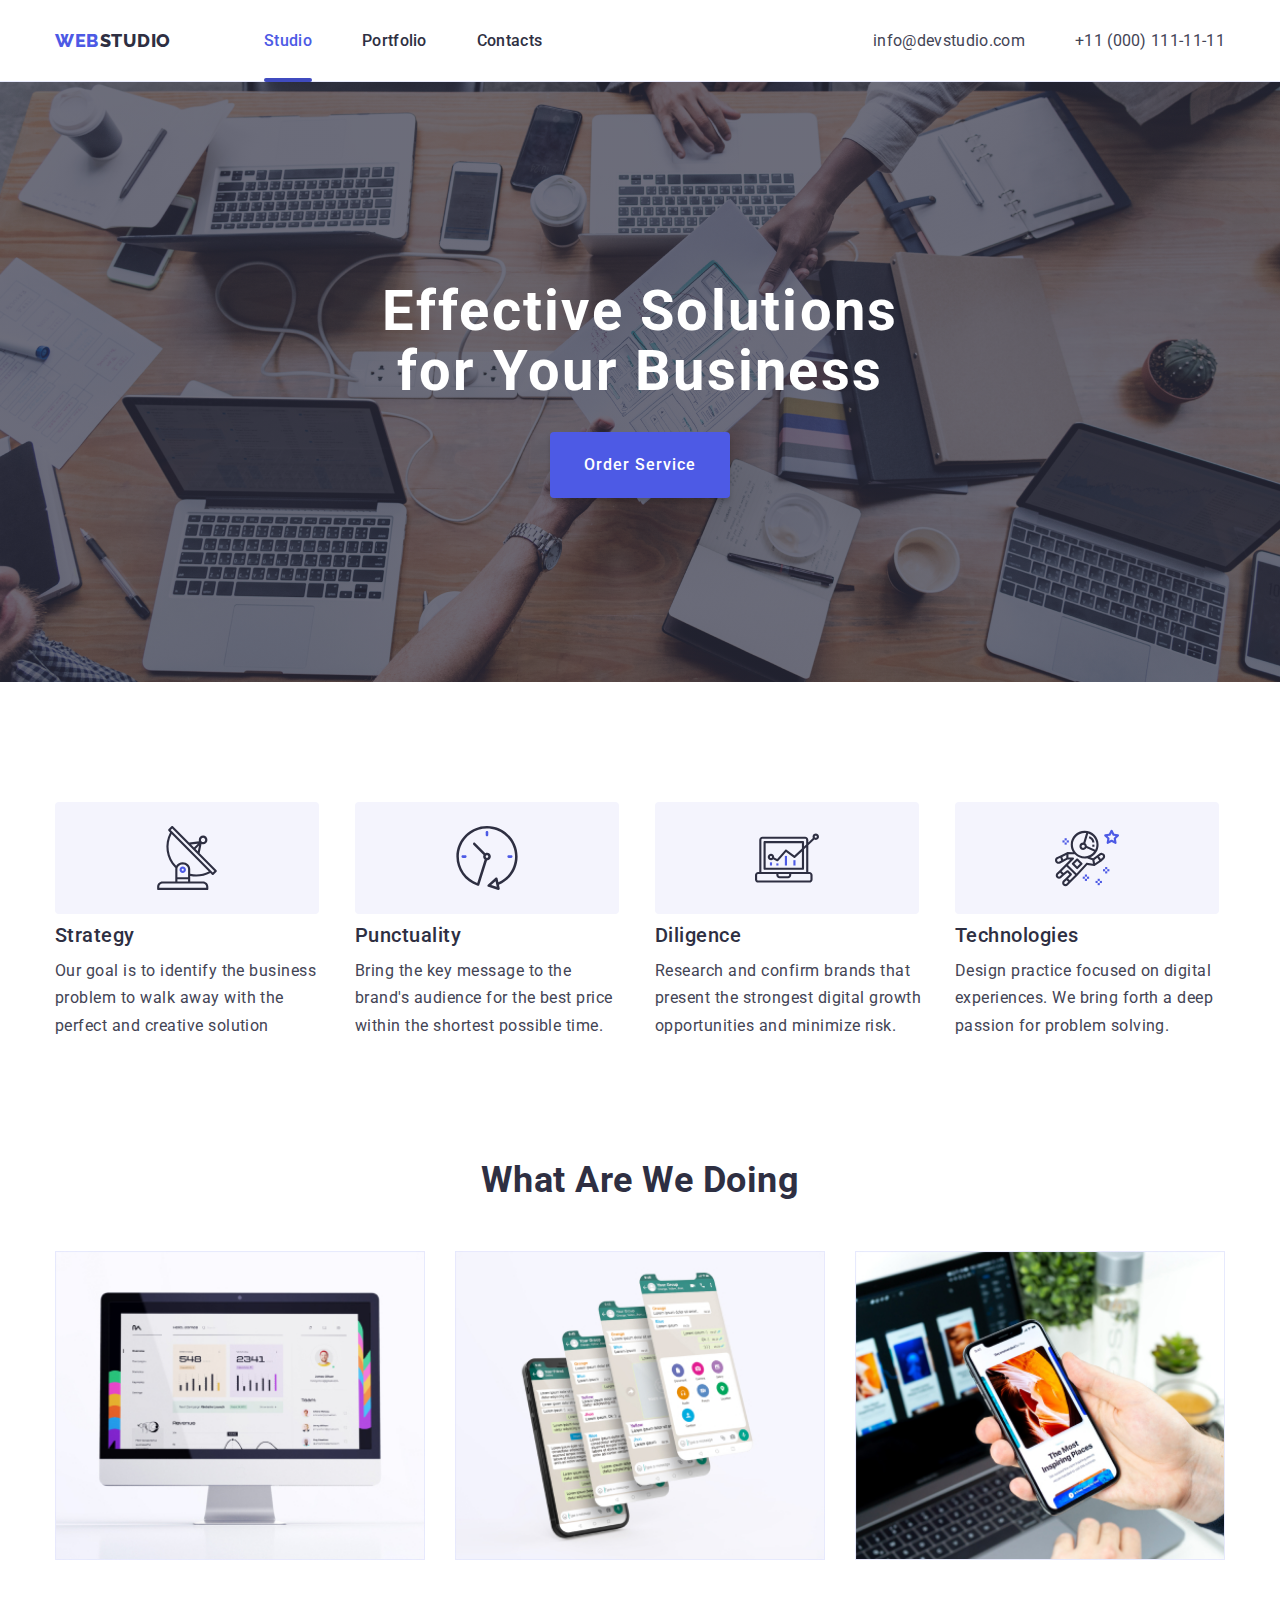
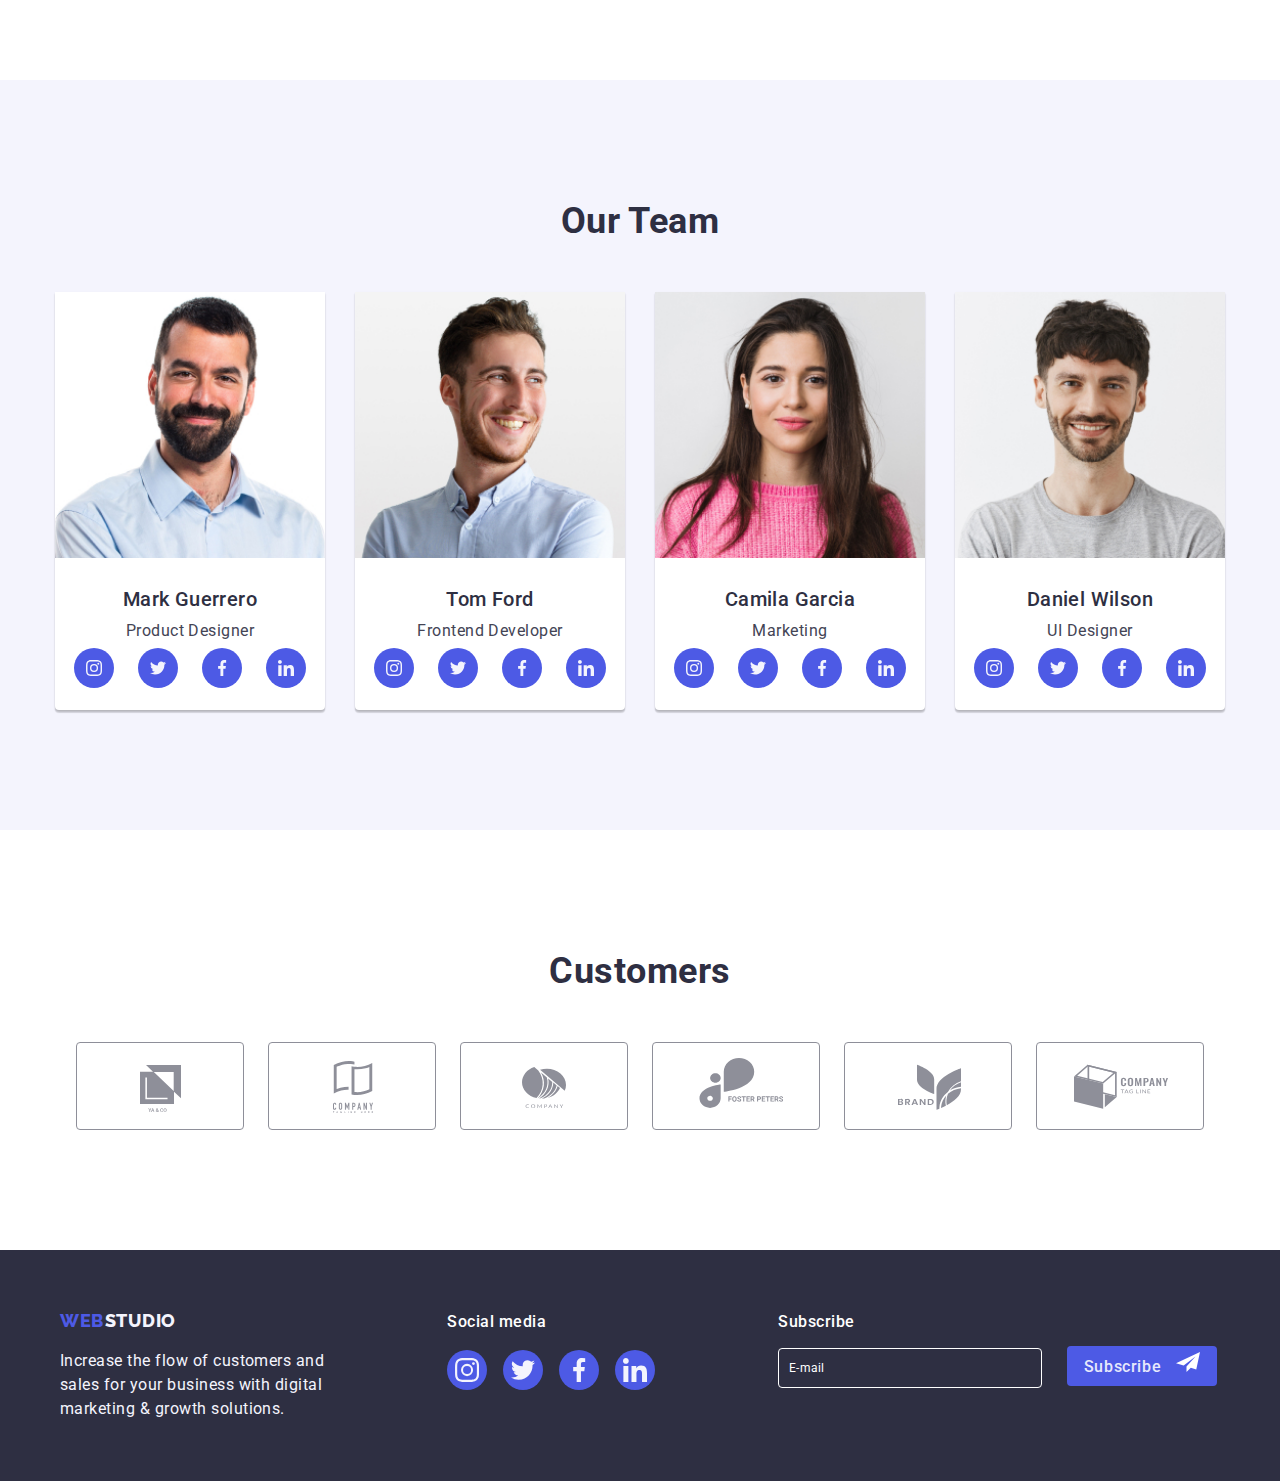
<file: index.html>
<!DOCTYPE html>
<html lang="en">
  <head>
    <meta charset="UTF-8" />
    <meta name="viewport" content="width=device-width, initial-scale=1.0" />
    <title>Studio</title>
    <link rel="preconnect" href="https://fonts.googleapis.com" />
    <link rel="preconnect" href="https://fonts.gstatic.com" crossorigin />
    <!-- AOS -->
    <link href="https://unpkg.com/aos@2.3.1/dist/aos.css" rel="stylesheet" />
    <link
      href="https://fonts.googleapis.com/css2?family=Raleway:wght@800&family=Roboto:wght@400;500;700;900&display=swap"
      rel="stylesheet"
    />
    <link
      rel="stylesheet"
      href="https://cdnjs.cloudflare.com/ajax/libs/modern-normalize/2.0.0/modern-normalize.min.css"
    />
    <link rel="stylesheet" href="css/styles.css" />
  </head>
  <body>
    <!--Header-->
    <header class="page-header">
      <!-- Navigation bar -->
      <div class="container menu">
        <nav class="navigation">
          <a class="logo-link" href="index.html">
            <span class="logo">WEB</span>
            <span class="studio">STUDIO</span></a
          >
          <ul class="nav-menu list">
            <li class="item">
              <a class="page current link" href="./index.html">Studio</a>
            </li>
            <li class="item">
              <a class="page link" href="./portfolio.html">Portfolio</a>
            </li>
            <li class="item">
              <a class="page link" href="">Contacts</a>
            </li>
          </ul>
        </nav>
        <ul class="contacts-menu list">
          <li class="item">
            <a class="contact link" href="mailto:info@devstudio.com"
              >info@devstudio.com</a
            >
          </li>
          <li class="item">
            <a class="contact link" href="tel:+110001111111"
              >+11 (000) 111-11-11</a
            >
          </li>
        </ul>
      </div>
      <!--End of Navigation bar-->
    </header>
    <!--end of Header-->

    <!--main-->
    <main>
      <!--Section 1-->
      <section class="hero">
        <div class="container">
          <h1 class="hero-title">Effective Solutions<br />for Your Business</h1>
          <button class="button primary" type="button" data-modal-open>
            Order Service
          </button>
        </div>
      </section>

      <!--Section 2-->
      <section class="section">
        <div class="container">
          <ul class="benefits list">
            <li class="item">
              <div class="icon">
                <svg class="antenna" width="64" height="64">
                  <use href="./images/icons.svg#antenna"></use>
                </svg>
              </div>
              <h3 class="title">Strategy</h3>
              <p class="description">
                Our goal is to identify the business<br />problem to walk away
                with the<br />
                perfect and creative solution
              </p>
            </li>

            <li class="item">
              <div class="icon">
                <svg class="clock" width="64" height="64">
                  <use href="./images/icons.svg#clock"></use>
                </svg>
              </div>
              <h3 class="title">Punctuality</h3>
              <p class="description">
                Bring the key message to the<br />
                brand's audience for the best price<br />
                within the shortest possible time.
              </p>
            </li>

            <li class="item">
              <div class="icon">
                <svg class="graph" width="64" height="64">
                  <use href="./images/icons.svg#graph"></use>
                </svg>
              </div>
              <h3 class="title">Diligence</h3>
              <p class="description">
                Research and confirm brands that<br />
                present the strongest digital growth<br />
                opportunities and minimize risk.
              </p>
            </li>

            <li class="item">
              <div class="icon">
                <svg class="astronaut" width="64" height="64">
                  <use href="./images/icons.svg#astronaut"></use>
                </svg>
              </div>
              <h3 class="title">Technologies</h3>
              <p class="description">
                Design practice focused on digital<br />
                experiences. We bring forth a deep<br />
                passion for problem solving.
              </p>
            </li>
          </ul>
        </div>
      </section>

      <!--Section 3-->
      <section class="section no-top-padding">
        <div class="container">
          <h2 class="section-title">What Are We Doing</h2>
          <ul class="what-we-do list">
            <li class="item">
              <img
                src="images/img-1.jpg"
                alt="img1"
                width="370"
                height="294"
                class="image"
              />
            </li>
            <li class="item">
              <img
                src="images/img-2.jpg"
                alt="img2"
                width="370"
                height="294"
                class="image"
              />
            </li>
            <li class="item">
              <img
                src="images/img-3.jpg"
                alt="img3"
                width="370"
                height="294"
                class="image"
              />
            </li>
          </ul>
        </div>
      </section>

      <!--Section 4-->
      <section class="section bg-team">
        <div class="container">
          <h2 class="section-title">Our Team</h2>
          <ul class="team list">
            <li class="item">
              <img
                src="images/team-1.jpg"
                alt="person1"
                width="270"
                height="260"
                class="image"
              />
              <h3 class="name">Mark Guerrero</h3>
              <p class="position">Product Designer</p>
              <ul class="social-team list">
                <li class="icon-item">
                  <a
                    href="https://www.instagram.com"
                    target="_blank"
                    rel=""
                    aria-label="Link in Instagram"
                    class="link"
                  >
                    <svg class="instagram" width="16" height="16">
                      <use href="./images/icons.svg#instagram"></use>
                    </svg>
                  </a>
                </li>
                <li class="icon-item">
                  <a
                    href="https://www.twitter.com"
                    target="_blank"
                    rel=""
                    aria-label="Link in Twitter"
                    class="link"
                  >
                    <svg class="twitter" width="16" height="16">
                      <use href="./images/icons.svg#twitter"></use>
                    </svg>
                  </a>
                </li>
                <li class="icon-item">
                  <a
                    href="https://www.facebook.com"
                    target="_blank"
                    rel=""
                    aria-label="Link in FaceBook"
                    class="link"
                  >
                    <svg class="facebook" width="16" height="16">
                      <use href="./images/icons.svg#facebook"></use>
                    </svg>
                  </a>
                </li>
                <li class="icon-item">
                  <a
                    href="https://www.linkedin.com"
                    target="_blank"
                    rel=""
                    aria-label="LinkedIn"
                    class="link"
                  >
                    <svg class="linkedin" width="16" height="16">
                      <use href="./images/icons.svg#linkedin"></use>
                    </svg>
                  </a>
                </li>
              </ul>
            </li>

            <li class="item">
              <img
                src="images/team-2.jpg"
                alt="person2"
                width="270"
                height="260"
                class="image"
              />
              <h3 class="name">Tom Ford</h3>
              <p class="position">Frontend Developer</p>

              <ul class="social-team list">
                <li class="icon-item">
                  <a href="" target="" rel="" aria-label="" class="link">
                    <svg class="instagram" width="16" height="16">
                      <use href="./images/icons.svg#instagram"></use>
                    </svg>
                  </a>
                </li>
                <li class="icon-item">
                  <a href="" target="" rel="" aria-label="" class="link">
                    <svg class="twitter" width="16" height="16">
                      <use href="./images/icons.svg#twitter"></use>
                    </svg>
                  </a>
                </li>
                <li class="icon-item">
                  <a href="" target="" rel="" aria-label="" class="link">
                    <svg class="facebook" width="16" height="16">
                      <use href="./images/icons.svg#facebook"></use>
                    </svg>
                  </a>
                </li>
                <li class="icon-item">
                  <a href="" target="" rel="" aria-label="" class="link">
                    <svg class="linkedin" width="16" height="16">
                      <use href="./images/icons.svg#linkedin"></use>
                    </svg>
                  </a>
                </li>
              </ul>
            </li>

            <li class="item">
              <img
                src="images/team-3.jpg"
                alt="person3"
                width="270"
                height="260"
                class="image"
              />
              <h3 class="name">Camila Garcia</h3>
              <p class="position">Marketing</p>

              <ul class="social-team list">
                <li class="icon-item">
                  <a href="" target="" rel="" aria-label="" class="link">
                    <svg class="instagram" width="16" height="16">
                      <use href="./images/icons.svg#instagram"></use>
                    </svg>
                  </a>
                </li>
                <li class="icon-item">
                  <a href="" target="" rel="" aria-label="" class="link">
                    <svg class="twitter" width="16" height="16">
                      <use href="./images/icons.svg#twitter"></use>
                    </svg>
                  </a>
                </li>
                <li class="icon-item">
                  <a href="" target="" rel="" aria-label="" class="link">
                    <svg class="facebook" width="16" height="16">
                      <use href="./images/icons.svg#facebook"></use>
                    </svg>
                  </a>
                </li>
                <li class="icon-item">
                  <a href="" target="" rel="" aria-label="" class="link">
                    <svg class="linkedin" width="16" height="16">
                      <use href="./images/icons.svg#linkedin"></use>
                    </svg>
                  </a>
                </li>
              </ul>
            </li>

            <li class="item">
              <img
                src="images/team-4.jpg"
                alt="person4"
                width="270"
                height="260"
                class="image"
              />
              <h3 class="name">Daniel Wilson</h3>
              <p class="position">UI Designer</p>

              <ul class="social-team list">
                <li class="icon-item">
                  <a href="" target="" rel="" aria-label="" class="link">
                    <svg class="instagram" width="16" height="16">
                      <use href="./images/icons.svg#instagram"></use>
                    </svg>
                  </a>
                </li>
                <li class="icon-item">
                  <a href="" target="" rel="" aria-label="" class="link">
                    <svg class="twitter" width="16" height="16">
                      <use href="./images/icons.svg#twitter"></use>
                    </svg>
                  </a>
                </li>
                <li class="icon-item">
                  <a href="" target="" rel="" aria-label="" class="link">
                    <svg class="facebook" width="16" height="16">
                      <use href="./images/icons.svg#facebook"></use>
                    </svg>
                  </a>
                </li>
                <li class="icon-item">
                  <a href="" target="" rel="" aria-label="" class="link">
                    <svg class="linkedin" width="16" height="16">
                      <use href="./images/icons.svg#linkedin"></use>
                    </svg>
                  </a>
                </li>
              </ul>
            </li>
          </ul>
        </div>
      </section>
      <!--Section 5-->
      <section class="section">
        <div class="container">
          <h2 class="section-title">Customers</h2>
          <ul class="partners list">
            <li class="item">
              <a href="" class="link" aria-label="Client 1">
                <svg class="icon" width="104" height="56">
                  <use href="./images/icons.svg#client-1"></use>
                </svg>
              </a>
            </li>
            <li class="item">
              <a href="" class="link" aria-label="Client 2">
                <svg class="icon" width="104" height="56">
                  <use href="./images/icons.svg#client-2"></use>
                </svg>
              </a>
            </li>
            <li class="item">
              <a href="" class="link" aria-label="Client 3">
                <svg class="icon" width="104" height="56">
                  <use href="./images/icons.svg#client-3"></use>
                </svg>
              </a>
            </li>
            <li class="item">
              <a href="" class="link" aria-label="Client 4">
                <svg class="icon" width="104" height="56">
                  <use href="./images/icons.svg#client-4"></use>
                </svg>
              </a>
            </li>
            <li class="item">
              <a href="" class="link" aria-label="Client 5">
                <svg class="icon" width="104" height="56">
                  <use href="./images/icons.svg#client-5"></use>
                </svg>
              </a>
            </li>
            <li class="item">
              <a href="" class="link" aria-label="Client 6">
                <svg class="icon" width="104" height="56">
                  <use href="./images/icons.svg#client-6"></use>
                </svg>
              </a>
            </li>
          </ul>
        </div>
      </section>
    </main>
    <!--end of main-->

    <!--Footer-->
    <footer class="page-footer">
      <div class="container">
        <!--Main Footer-->
        <div class="footer">
          <!--Footer 1-->
          <div class="footer-address">
            <a class="logo-link" href="#">
              <span class="logo">WEB</span>
              <span class="studio-footer">STUDIO</span></a
            >
            <p class="footer-description">
              Increase the flow of customers and<br />sales for your business
              with digital<br />
              marketing & growth solutions.
            </p>
          </div>

          <!--Footer 2-->
          <div class="footer-block">
            <b class="footer-heading">Social media</b>
            <ul class="social-footer list">
              <li class="icon-item">
                <a
                  href="https://www.instagram.com"
                  target="_blank"
                  rel=""
                  aria-label="Link in Instagram"
                  class="link"
                >
                  <svg class="icon" width="24" height="24">
                    <use href="./images/icons.svg#instagram"></use>
                  </svg>
                </a>
              </li>
              <li class="icon-item">
                <a
                  href="https://www.twitter.com"
                  target="_blank"
                  rel=""
                  aria-label="Link in Twitter"
                  class="link"
                >
                  <svg class="icon" width="24" height="24">
                    <use href="./images/icons.svg#twitter"></use>
                  </svg>
                </a>
              </li>
              <li class="icon-item">
                <a
                  href="https://www.facebook.com"
                  target="_blank"
                  rel=""
                  aria-label="Link in FaceBook"
                  class="link"
                >
                  <svg class="icon" width="24" height="24">
                    <use href="./images/icons.svg#facebook"></use>
                  </svg>
                </a>
              </li>
              <li class="icon-item">
                <a
                  href="https://www.linkedin.com"
                  target="_blank"
                  rel=""
                  aria-label="LinkedIn"
                  class="link"
                >
                  <svg class="icon" width="24" height="24">
                    <use href="./images/icons.svg#linkedin"></use>
                  </svg>
                </a>
              </li>
            </ul>
          </div>
          <!--Footer 3-->
          <div class="footer-newsletter">
            <b class="footer-heading">Subscribe</b>
            <form name="email_newsletter" autocomplete="on">
              <!-- E-mail -->
              <label class="form-newsletter">
                <span class="form-label">E-mail</span>
                <input
                  class="form-input-newsletter"
                  type="email"
                  name="user-email"
                  placeholder="E-mail"
                  required
                />
              </label>
              <button class="newsletter-button button" type="submit">
                <span class="newsletter-button-container">
                  Subscribe
                  <svg class="newsletter-icon" width="24" height="20">
                    <use href="./images/icons.svg#icon-newsletter"></use>
                  </svg>
                </span>
              </button>
            </form>
          </div>
        </div>
      </div>
    </footer>
    <!--end of Footer-->

    <!-- MODAL -->
    <div class="backdrop is-hidden" data-modal>
      <div class="modal">
        <button type="button" class="modal-close" data-modal-close>
          <svg class="modal-close-icon" width="8" height="8">
            <use href="./images/icons.svg#icon-close"></use>
          </svg>
        </button>
        <p class="modal-title">Leave your contacts and we will call you back</p>
        <form class="form-container" name="modal-form">
          <!--User Name -->
          <label class="form-field">
            <span class="form-label">Name</span>
            <input
              class="form-input"
              type="text"
              name="user-name"
              required
              minlength="5"
              maxlength="20"
            />
            <svg class="modal-user-icon" width="16" height="18">
              <use href="./images/icons.svg#icon-user"></use>
            </svg>
          </label>
          <!-- Tel -->
          <label class="form-field">
            <span class="form-label">Phone</span>
            <input class="form-input" type="tel" name="user-tel" required />
            <svg class="modal-user-icon" width="18" height="24">
              <use href="./images/icons.svg#icon-tel"></use>
            </svg>
          </label>
          <!-- E-mail -->
          <label class="form-field">
            <span class="form-label">E-mail</span>
            <input class="form-input" type="email" name="user-email" required />
            <svg class="modal-user-icon" width="18" height="24">
              <use href="./images/icons.svg#icon-email"></use>
            </svg>
          </label>
          <!-- Comment -->
          <label class="form-label-textarea">
            <span class="form-label">Comment</span>
            <textarea
              class="form-textarea"
              name="user-comment"
              rows="10"
              cols="50"
              placeholder="Text input"
            ></textarea>
          </label>
          <!-- Checkbox - Terms -->
          <label class="form-terms">
            <input
              type="checkbox"
              class="form-checkbox visually-hidden"
              name="user-terms"
            />
            <svg class="form-checkbox-icon" width="16" height="16">
              <use href="./images/icons.svg#icon-checkbox"></use>
            </svg>
            <span class="agree-text"
              >I accept the terms and conditions of the
              <a class="term-link" href="#">Privacy Policy</a></span
            >
          </label>
          <!--Form Button-->
          <button class="form-button button" type="submit">Send</button>
        </form>
      </div>
    </div>

    <!-- MODAL SCRIPT -->
    <script src="./js/modal.js"></script>
  </body>
</html>
</file>
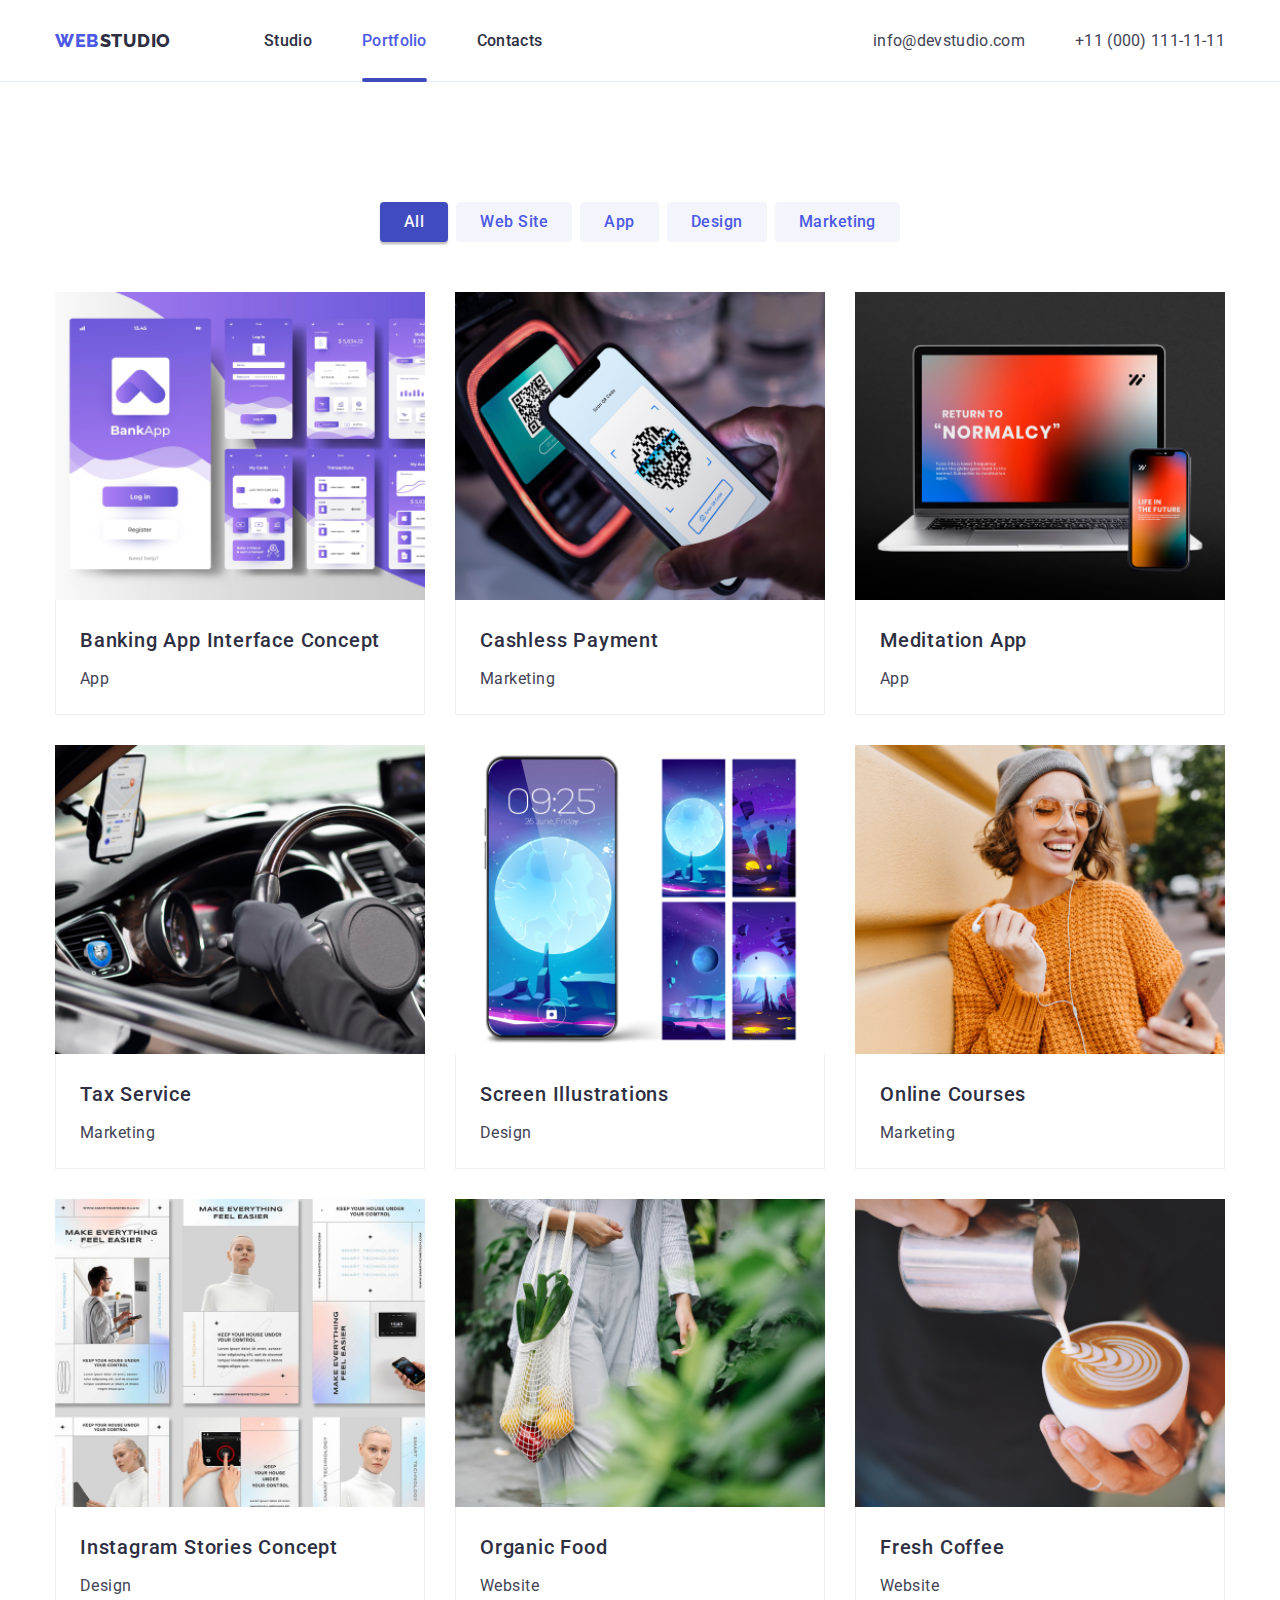
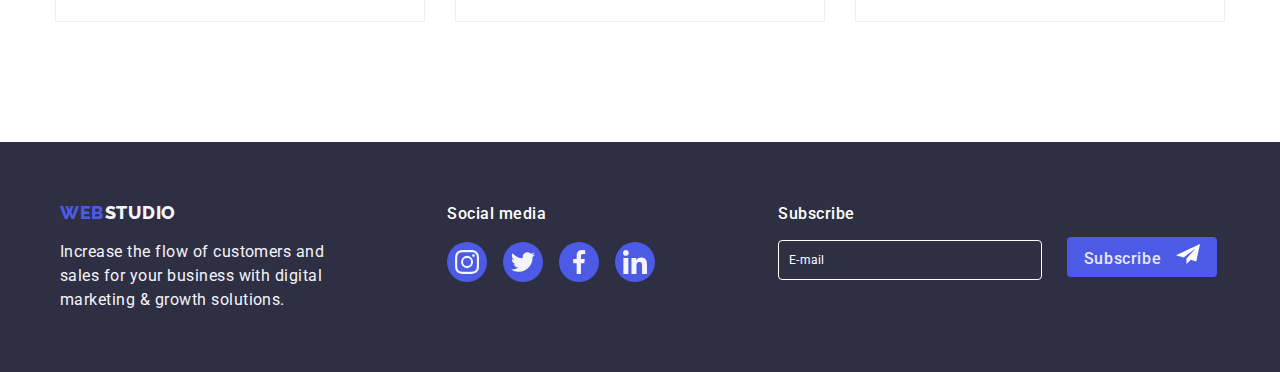
<file: portfolio.html>
<!DOCTYPE html>
<html lang="en">
  <head>
    <meta charset="UTF-8" />
    <meta name="viewport" content="width=device-width, initial-scale=1.0" />
    <title>Portfolio</title>
    <link rel="preconnect" href="https://fonts.googleapis.com" />
    <link rel="preconnect" href="https://fonts.gstatic.com" crossorigin />
    <link
      href="https://fonts.googleapis.com/css2?family=Raleway:wght@800&family=Roboto:wght@400;500;700;900&display=swap"
      rel="stylesheet"
    />
    <link
      rel="stylesheet"
      href="https://cdnjs.cloudflare.com/ajax/libs/modern-normalize/2.0.0/modern-normalize.min.css"
    />
    <link rel="stylesheet" href="css/styles.css" />
  </head>
  <body>
    <!--Header-->
    <header class="page-header">
      <!-- Navigation bar -->
      <div class="container menu">
        <nav class="navigation">
          <a class="logo-link" href="index.html">
            <span class="logo">WEB</span>
            <span class="studio">STUDIO</span></a
          >
          <ul class="nav-menu list">
            <li class="item">
              <a class="page link" href="./index.html">Studio</a>
            </li>
            <li class="item">
              <a class="page current link" href="./portfolio.html">Portfolio</a>
            </li>
            <li class="item">
              <a class="page link" href="">Contacts</a>
            </li>
          </ul>
        </nav>
        <ul class="contacts-menu list">
          <li class="item">
            <a class="contact link" href="mailto:info@devstudio.com"
              >info@devstudio.com</a
            >
          </li>
          <li class="item">
            <a class="contact link" href="tel:+110001111111"
              >+11 (000) 111-11-11</a
            >
          </li>
        </ul>
      </div>
      <!--End of Navigation bar-->
    </header>
    <!--end of Header-->

    <!--main-->
    <main>
      <!-- Section 1 - Buttons -->
      <section class="section">
        <div class="container">
          <ul class="filters list">
            <li class="space">
              <button class="button filter current" type="button">All</button>
            </li>
            <li class="space">
              <button class="button filter" type="button">Web Site</button>
            </li>
            <li class="space">
              <button class="button filter" type="button">App</button>
            </li>
            <li class="space">
              <button class="button filter" type="button">Design</button>
            </li>
            <li class="space">
              <button class="button filter" type="button">Marketing</button>
            </li>
          </ul>

          <!--Section 2-->
          <ul class="projects list">
            <!-- Image 0 -->
            <li class="project-card">
              <a href="" class="project link">
                <div class="cover-wrap">
                  <img
                    src="images/port-img.jpg"
                    alt="portimg1"
                    width="370"
                    height="294"
                    class="image"
                  />
                  <p class="cover-text">
                    Lorem ipsum dolor sit amet consectetur adipisicing elit.
                    Saepe nesciunt tempore ipsam sapiente mollitia hic illum
                    voluptas fuga, sed temporibus dolores, molestias
                    necessitatibus recusandae, dolorum consequatur similique
                    veniam voluptate sunt.
                  </p>
                </div>
                <div class="substrate">
                  <h2 class="name">Banking App Interface Concept</h2>
                  <p class="type">App</p>
                </div>
              </a>
            </li>
            <!-- Image 1 -->
            <li class="project-card">
              <a href="" class="project link">
                <div class="cover-wrap">
                  <img
                    src="images/port-img-2.jpg"
                    alt="portimg2"
                    width="370"
                    height="294"
                    class="image"
                  />
                  <p class="cover-text">
                    Lorem ipsum dolor sit amet consectetur adipisicing elit.
                    Saepe nesciunt tempore ipsam sapiente mollitia hic illum
                    voluptas fuga, sed temporibus dolores, molestias
                    necessitatibus recusandae, dolorum consequatur similique
                    veniam voluptate sunt.
                  </p>
                </div>
                <div class="substrate">
                  <h2 class="name">Cashless Payment</h2>
                  <p class="type">Marketing</p>
                </div>
              </a>
            </li>
            <!-- Image 2 -->
            <li class="project-card">
              <a href="" class="project link">
                <div class="cover-wrap">
                  <img
                    src="images/port-img-3.jpg"
                    alt="portimg3"
                    width="370"
                    height="294"
                    class="image"
                  />
                  <p class="cover-text">
                    Lorem ipsum dolor sit amet consectetur adipisicing elit.
                    Saepe nesciunt tempore ipsam sapiente mollitia hic illum
                    voluptas fuga, sed temporibus dolores, molestias
                    necessitatibus recusandae, dolorum consequatur similique
                    veniam voluptate sunt.
                  </p>
                </div>
                <div class="substrate">
                  <h2 class="name">Meditation App</h2>
                  <p class="type">App</p>
                </div>
              </a>
            </li>
            <!-- Image 3 -->
            <li class="project-card">
              <a href="" class="project link">
                <div class="cover-wrap">
                  <img
                    src="images/port-img-4.jpg"
                    alt="portimg4"
                    width="370"
                    height="294"
                    class="image"
                  />
                  <p class="cover-text">
                    Lorem ipsum dolor sit amet consectetur adipisicing elit.
                    Saepe nesciunt tempore ipsam sapiente mollitia hic illum
                    voluptas fuga, sed temporibus dolores, molestias
                    necessitatibus recusandae, dolorum consequatur similique
                    veniam voluptate sunt.
                  </p>
                </div>
                <div class="substrate">
                  <h2 class="name">Tax Service</h2>
                  <p class="type">Marketing</p>
                </div>
              </a>
            </li>
            <!-- Image 4 -->
            <li class="project-card">
              <a href="" class="project link">
                <div class="cover-wrap">
                  <img
                    src="images/port-img-5.jpg"
                    alt="portimg5"
                    width="370"
                    height="294"
                    class="image"
                  />
                  <p class="cover-text">
                    Lorem ipsum dolor sit amet consectetur adipisicing elit.
                    Saepe nesciunt tempore ipsam sapiente mollitia hic illum
                    voluptas fuga, sed temporibus dolores, molestias
                    necessitatibus recusandae, dolorum consequatur similique
                    veniam voluptate sunt.
                  </p>
                </div>
                <div class="substrate">
                  <h2 class="name">Screen Illustrations</h2>
                  <p class="type">Design</p>
                </div>
              </a>
            </li>
            <!-- Image 5 -->
            <li class="project-card">
              <a href="" class="project link">
                <div class="cover-wrap">
                  <img
                    src="images/port-img-6.jpg"
                    alt="portimg6"
                    width="370"
                    height="294"
                    class="image"
                  />
                  <p class="cover-text">
                    Lorem ipsum dolor sit amet consectetur adipisicing elit.
                    Saepe nesciunt tempore ipsam sapiente mollitia hic illum
                    voluptas fuga, sed temporibus dolores, molestias
                    necessitatibus recusandae, dolorum consequatur similique
                    veniam voluptate sunt.
                  </p>
                </div>
                <div class="substrate">
                  <h2 class="name">Online Courses</h2>
                  <p class="type">Marketing</p>
                </div>
              </a>
            </li>
            <!-- Image 6 -->
            <li class="project-card">
              <a href="" class="project link">
                <div class="cover-wrap">
                  <img
                    src="images/port-img-7.jpg"
                    alt="portimg7"
                    width="370"
                    height="294"
                    class="image"
                  />
                  <p class="cover-text">
                    Lorem ipsum dolor sit amet consectetur adipisicing elit.
                    Saepe nesciunt tempore ipsam sapiente mollitia hic illum
                    voluptas fuga, sed temporibus dolores, molestias
                    necessitatibus recusandae, dolorum consequatur similique
                    veniam voluptate sunt.
                  </p>
                </div>
                <div class="substrate">
                  <h2 class="name">Instagram Stories Concept</h2>
                  <p class="type">Design</p>
                </div>
              </a>
            </li>
            <!-- Image 7 -->
            <li class="project-card">
              <a href="" class="project link">
                <div class="cover-wrap">
                  <img
                    src="images/port-img-8.jpg"
                    alt="portimg8"
                    width="370"
                    height="294"
                    class="image"
                  />
                  <p class="cover-text">
                    Lorem ipsum dolor sit amet consectetur adipisicing elit.
                    Saepe nesciunt tempore ipsam sapiente mollitia hic illum
                    voluptas fuga, sed temporibus dolores, molestias
                    necessitatibus recusandae, dolorum consequatur similique
                    veniam voluptate sunt.
                  </p>
                </div>
                <div class="substrate">
                  <h2 class="name">Organic Food</h2>
                  <p class="type">Website</p>
                </div>
              </a>
            </li>
            <!-- Image 8 -->
            <li class="project-card">
              <a href="" class="project link">
                <div class="cover-wrap">
                  <img
                    src="images/port-img-9.jpg"
                    alt="portimg9"
                    width="370"
                    height="294"
                    class="image"
                  />
                  <p class="cover-text">
                    Lorem ipsum dolor sit amet consectetur adipisicing elit.
                    Saepe nesciunt tempore ipsam sapiente mollitia hic illum
                    voluptas fuga, sed temporibus dolores, molestias
                    necessitatibus recusandae, dolorum consequatur similique
                    veniam voluptate sunt.
                  </p>
                </div>
                <div class="substrate">
                  <h2 class="name">Fresh Coffee</h2>
                  <p class="type">Website</p>
                </div>
              </a>
            </li>
          </ul>
        </div>
      </section>
    </main>
    <!--end of main-->

    <!--Footer-->
    <footer class="page-footer">
      <div class="container">
        <!--Main Footer-->
        <div class="footer">
          <!--Footer 1-->
          <div class="footer-address">
            <a class="logo-link" href="#">
              <span class="logo">WEB</span>
              <span class="studio-footer">STUDIO</span></a
            >
            <p class="footer-description">
              Increase the flow of customers and<br />sales for your business
              with digital<br />
              marketing & growth solutions.
            </p>
          </div>

          <!--Footer 2-->
          <div class="footer-block">
            <b class="footer-heading">Social media</b>
            <ul class="social-footer list">
              <li class="icon-item">
                <a
                  href="https://www.instagram.com"
                  target="_blank"
                  rel=""
                  aria-label="Link in Instagram"
                  class="link"
                >
                  <svg class="icon" width="24" height="24">
                    <use href="./images/icons.svg#instagram"></use>
                  </svg>
                </a>
              </li>
              <li class="icon-item">
                <a
                  href="https://www.twitter.com"
                  target="_blank"
                  rel=""
                  aria-label="Link in Twitter"
                  class="link"
                >
                  <svg class="icon" width="24" height="24">
                    <use href="./images/icons.svg#twitter"></use>
                  </svg>
                </a>
              </li>
              <li class="icon-item">
                <a
                  href="https://www.facebook.com"
                  target="_blank"
                  rel=""
                  aria-label="Link in FaceBook"
                  class="link"
                >
                  <svg class="icon" width="24" height="24">
                    <use href="./images/icons.svg#facebook"></use>
                  </svg>
                </a>
              </li>
              <li class="icon-item">
                <a
                  href="https://www.linkedin.com"
                  target="_blank"
                  rel=""
                  aria-label="LinkedIn"
                  class="link"
                >
                  <svg class="icon" width="24" height="24">
                    <use href="./images/icons.svg#linkedin"></use>
                  </svg>
                </a>
              </li>
            </ul>
          </div>
          <!--Footer 3-->
          <div class="footer-newsletter">
            <b class="footer-heading">Subscribe</b>
            <form name="email_newsletter" autocomplete="on">
              <!-- E-mail -->
              <label class="form-newsletter">
                <span class="form-label">E-mail</span>
                <input
                  class="form-input-newsletter"
                  type="email"
                  name="user-email"
                  placeholder="E-mail"
                  required
                />
              </label>
              <button class="newsletter-button button" type="submit">
                <span class="newsletter-button-container">
                  Subscribe
                  <svg class="newsletter-icon" width="24" height="20">
                    <use href="./images/icons.svg#icon-newsletter"></use>
                  </svg>
                </span>
              </button>
            </form>
          </div>
        </div>
      </div>
    </footer>
    <!--end of Footer-->
  </body>
</html>
</file>
<file: css/styles.css>
:root {
  --iris: #4d5ae5;
  --navyblue: #2e2f42;
  --cloud: #f4f4fd;
  --cornflower: #e7e9fc;
  --ocean: #404bbf;
  --slate: #434455;
  --white: #fff;
  --green: #31d0aa;
  --lightslate: #8e8f99;
  --dairy: #fcfcfc;
}

html {
  font-size: 32px;
}

h1,
h2,
h3,
h4,
h5,
h6,
p {
  margin: 0;
}

html {
  box-sizing: border-box;
}

*,
*::before,
*::after {
  box-sizing: inherit;
}

img {
  display: block;
  max-width: 100%;
  height: auto;
}

body {
  font-family: "Roboto", sans-serif;
  font-size: 16px;
  letter-spacing: 0.03em;
  color: var(--slate);
}

.list {
  list-style: none;
  margin: 0;
  padding: 0;
}

.link {
  text-decoration: none;
  color: inherit;
}

/* HEADER */

.logo-link {
  font-family: "Raleway", sans-serif;
  font-size: 0;
  font-weight: 800;
  text-decoration: none;
}

.logo-link > span {
  font-size: 18px;
  line-height: 1.17;
  letter-spacing: 0.04em;
}

.logo,
.studio {
  display: inline-block;
}

.logo {
  color: var(--iris);
}

.page-header {
  border-bottom: 1px solid var(--cornflower);
}

.page {
  position: relative;
}

.page::after {
  content: "";
  position: absolute;
  left: 0;
  width: 0;
  height: 4px;
  border: 2px solid transparent;
  border-radius: 4px;
  bottom: -1px;
  transition: width 250ms ease-in-out, background-color 250ms ease-in-out;
}

.page.current::after {
  width: 100%;
  background-color: var(--ocean);
  border: 2px solid var(--ocean);
}

.page:hover::after,
.page:focus::after {
  border: 2px solid var(--ocean);
  width: 100%;
  background-color: var(--ocean);
}

/* END OF HEADER */

.button {
  font-family: inherit;
  border-radius: 4px;
  border-color: transparent;
  cursor: pointer;
  font-size: 16px;
  letter-spacing: 0.03em;
  transition: background-color 250ms ease-in-out, color 250ms ease-in-out,
    box-shadow 250ms ease-in-out;
}

.button.primary {
  color: var(--white);
  background-color: var(--iris);
  line-height: 1.87;
  font-weight: 500;
  letter-spacing: 0.06em;
  padding: 16px 32px;
  box-shadow: 0px 4px 4px rgba(0, 0, 0, 0.15);
}

.button.primary:hover,
.button.primary:focus {
  background-color: var(--ocean);
  box-shadow: 0px 3px 1px rgba(0, 0, 0, 0.1), 0px 1px 2px rgba(0, 0, 0, 0.08),
    0px 2px 2px rgba(0, 0, 0, 0.12);
  transition: background-color 250ms ease-in-out, color 250ms ease-in-out,
    box-shadow 250ms ease-in-out;
}

.section {
  padding: 120px 0;
}

.section.no-top-padding {
  padding-top: 0;
}

.container {
  width: 1200px;
  padding: 0 15px;
  margin: 0 auto;
}

.menu,
.navigation,
.nav-menu,
.contacts-menu {
  display: flex;
  align-items: center;
}

.section-title {
  font-size: 36px;
  line-height: 1.17;
  color: var(--navyblue);
  text-align: center;
  font-weight: 700;
  margin-bottom: 50px;
}

.benefits {
  display: flex;
  flex-wrap: wrap;
  margin-left: -30px;
  margin-top: -30px;
}

.benefits .item {
  flex-basis: calc(100% / 4 - 30px);
  margin-left: 30px;
  margin-top: 30px;
}

.benefits .title {
  font-size: 20px;
  font-weight: 500;
  color: var(--navyblue);
  line-height: 1.14;
  margin-bottom: 10px;
  margin-top: 10px;
}

.benefits .description {
  color: var(--slate);
  line-height: 1.71;
  font-size: 16px;
  font-weight: 400;
}

/*.icon-container*/
.benefits .icon {
  display: flex;
  justify-content: center;
  align-items: center;
  background-color: var(--cornflower);
  width: 264px;
  height: 112px;
  margin-bottom: 8px;
  border-radius: 4px;
  background: var(--cloud, #f4f4fd);
}

.instagram,
.linkedin,
.twitter,
.facebook {
  fill: var(--cloud);
}

.what-we-do {
  display: flex;
  flex-wrap: wrap;
  margin-left: -30px;
  margin-top: -30px;
}

.what-we-do .item {
  flex-basis: calc(100% / 3 - 30px);
  margin-left: 30px;
  margin-top: 30px;
}

.team {
  display: flex;
  flex-wrap: wrap;
  margin-left: -30px;
  margin-top: -30px;
}

.team .item {
  flex-basis: calc(100% / 4 - 30px);
  margin-left: 30px;
  margin-top: 30px;
  padding-bottom: 30px;
  background-color: var(--white);
  border-radius: 0px 0px 4px 4px;
  box-shadow: 0px 3px 1px rgba(0, 0, 0, 0.1), 0px 1px 2px rgba(0, 0, 0, 0.08),
    0px 2px 2px rgba(0, 0, 0, 0.12);
}

.social-team {
  gap: 24px;
  display: flex;
  justify-content: center;
}

.social-team .link {
  display: flex;
  justify-content: center;
  align-items: center;
  margin-top: 8px;
  background-color: var(--iris);
  width: 40px;
  height: 40px;
  border-radius: 50%;
  color: #f4f4fd;
}

.icon-item {
  width: 40px;
  height: 40px;
}

.icon-item .link {
  display: flex;
  justify-content: center;
  align-items: center;
  margin-top: 8px;
  background-color: var(--iris);
  width: 100%;
  height: 100%;
  border-radius: 50%;
  color: #f4f4fd;
  fill: currentColor;
  transition: background-color 250ms ease-in-out;
}

.social-team .icon-item .link:hover,
.social-team .icon-item .link:focus {
  background-color: var(--ocean);
}

.studio {
  color: var(--navyblue);
}

.contacts-menu {
  margin-left: auto;
}

.hero {
  background-image: linear-gradient(
      180deg,
      rgba(46, 47, 66, 0.7),
      rgba(46, 47, 66, 0.7)
    ),
    url("../images/hero-bg.jpg");
  background-repeat: no-repeat;
  background-position: center;
  background-size: cover;
  padding: 200px 0;
  text-align: center;
  height: 600px;
}

.nav-menu .page,
.contacts-menu .contact {
  font-weight: 500;
  color: var(--navyblue);
  text-decoration: none;
  line-height: 1.14;
  letter-spacing: 0.02em;
  display: block;
  padding-top: 32px;
  padding-bottom: 31px;
  transition: color 250ms ease-in-out;
}

.contacts-menu .contact {
  color: var(--slate);
  text-decoration: none;
  font-weight: 400;
  line-height: 1.14;
  letter-spacing: 0.02em;
}

.nav-menu {
  margin-left: 93px;
}

.contact-menu {
  margin-left: auto;
}

.nav-menu .item:not(:last-child),
.contacts-menu .item:not(:last-child) {
  margin-right: 50px;
}

.nav-menu .page:hover,
.nav-menu .page:focus,
.nav-menu .page.current,
.contacts-menu .contact:hover,
.contacts-menu .contact:focus {
  color: var(--iris);
}

.hero-title {
  font-size: 56px;
  text-align: center;
  line-height: 1.07;
  letter-spacing: 0.04em;
  color: var(--white);
  margin-bottom: 30px;
}

.bg-team {
  background-color: var(--cloud);
}

.team .name,
.team .position {
  line-height: 1.19;
  text-align: center;
}

.team .name {
  font-size: 20px;
  font-weight: 500;
  letter-spacing: 0.02em;
  color: var(--navyblue);
  padding-top: 30px;
  padding-bottom: 10px;
}

.team .position {
  color: var(--slate);
  font-size: 16px;
  font-weight: 400;
}

.section-customers > .container {
  margin-top: 100px;
  align-items: center;
  justify-content: center;
  width: 1128px;
  height: 200px;
}

.partners .item {
  width: 168px;
  height: 88px;
}

.partners .link {
  display: flex;
  width: 100%;
  height: 100%;
  border: 1px solid var(--lightslate);
  border-radius: 4px;
  justify-content: center;
  align-items: center;
  color: var(--lightslate);
  transition: color 250ms ease-in-out, border-color 250ms ease-in-out;
}

.partners .item .icon {
  fill: currentColor;
}

.partners .link:hover,
.partners .link:focus {
  color: var(--ocean);
  border-color: var(--ocean);
}

.partners {
  display: flex;
  align-items: center;
  justify-content: center;
  gap: 24px;
}

/* FOOTER */

.footer {
  display: flex;
  flex-wrap: wrap;
  margin-top: -12px;
  margin-left: -50px;
  align-items: baseline;
}

.footer-address {
  margin-top: 12px;
  margin-left: 25px;
}

.footer-block {
  margin-top: 12px;
  margin-left: 123px;
}

.footer-newsletter {
  margin-left: 123px;
}

.email {
  border-radius: 4px;
  border: 1px solid var(--white, #fff);
  box-shadow: 0px 4px 4px 0px rgba(0, 0, 0, 0.15);
  text-decoration: none;
}

.footer-heading {
  line-height: 1.17;
  color: var(--white);
  font-weight: 500;
}

.page-footer {
  padding: 60px 0 60px 60px;
  background-color: var(--navyblue);
}

.studio-footer {
  color: var(--cloud);
}

.logo-link.footer {
  margin-bottom: 20px;
}

.footer-description {
  color: var(--cloud);
  font-size: 16px;
  font-weight: 400;
  line-height: 1.5;
  padding-top: 17px;
}

.social-footer {
  gap: 16px;
  padding-top: 10px;
  display: flex;
  justify-content: flex-start;
}

.social-footer .link:hover,
.social-footer .link:focus {
  background-color: var(--green);
}

.newsletter-button {
  background-color: var(--iris);
  color: var(--cornflower);
  font-weight: 500;
  line-height: 24px;
  letter-spacing: 0.64px;
  margin: 0 auto;
  width: 150px;
  height: 40px;
  transition: background-color 250ms cubic-bezier(0.4, 0, 0.2, 1);
}

.newsletter-button:hover,
.newsletter-button:focus {
  background-color: var(--ocean);
}

.form-newsletter {
  display: inline-block;
}

.form-input-newsletter {
  background: transparent;
  margin-top: 16px;
  margin-right: 20px;
  font-size: 12px;
  outline: none;
  height: 40px;
  width: 264px;
  padding: 11px 16px 11px 10px;
  border: 1px solid white;
  border-radius: 4px;
  line-height: 0.87px;
  letter-spacing: 0.01em;
  color: var(--cloud);
  transition: border-color 250ms cubic-bezier(0.4, 0, 0.2, 1);
}

.newsletter-icon {
  fill: var(--white);
  margin-left: 10px;
}

.newsletter-icon-container {
  position: absolute;
  justify-content: center;
  text-align: center;
}

.form-input-newsletter::placeholder {
  color: white;
}

/* End of FOOTER */

/* PORTFOLIO - Button Filters */
.button.filter {
  background: var(--cloud);
  color: var(--iris);
  font-weight: 500;
  line-height: 1.62;
  padding: 5px 22px;
}

.button.filter:hover,
.button.filter:focus,
.button.filter.current {
  background-color: var(--ocean);
  color: var(--cloud);
  box-shadow: 0px 3px 1px rgba(0, 0, 0, 0.1), 0px 1px 2px rgba(0, 0, 0, 0.08),
    0px 2px 2px rgba(0, 0, 0, 0.12);
}

.filters {
  display: flex;
  justify-content: center;
  margin-bottom: 50px;
}

.filters .space + .space {
  margin-left: 8px;
}
/*End of Button Filters */

/* PORTFOLIO - Project */

.project .name {
  font-size: 20px;
  font-weight: 500;
  line-height: 2;
  letter-spacing: 0.04em;
  color: var(--navyblue);
  margin-bottom: 4px;
}

.project .type {
  color: var(--slate);
  font-weight: 400;
  line-height: 1.87;
  font-size: 16px;
}

.projects {
  display: flex;
  flex-wrap: wrap;
  margin-left: -30px;
  margin-top: -30px;
}

.project-card {
  flex-basis: calc(100% / 3 - 30px);
  margin-left: 30px;
  margin-top: 30px;
}

.project-card:hover {
  box-shadow: 0px 2px 1px 0px rgba(46, 47, 66, 0.08),
    0px 1px 1px 0px rgba(46, 47, 66, 0.16),
    0px 1px 6px 0px rgba(46, 47, 66, 0.08);
}

.cover-wrap {
  position: relative;
  overflow: hidden;
}

.cover-text {
  position: absolute;
  top: 0;
  height: 100%;
  width: 100%;
  padding: 40px;
  font-size: 16px;
  font-weight: 400;
  line-height: 24px;
  letter-spacing: 0.32px;
  background-color: var(--iris);
  color: var(--cloud);
  transform: translateY(101%);
  transition: transform 250ms cubic-bezier(0.4, 0, 0.2, 1);
}

.project-card:hover .cover-text {
  transform: translateY(0);
}

.substrate {
  background-color: var(--white);
  padding: 20px 24px;
  border: 1px solid #eeeeee;
  border-top: 0;
}

/*End of Project */

/* MODAL  WINDOW*/
.backdrop {
  position: fixed;
  top: 0;
  left: 0;
  width: 100%;
  height: 100%;
  background-color: rgba(0, 0, 0, 0.2);
  opacity: 1;
  transition: opacity 250ms cubic-bezier(0.4, 0, 0.2, 1);
}

.modal {
  padding: 72px 24px 24px 24px;
  position: absolute;
  top: 50%;
  left: 50%;
  min-width: 408px;
  min-height: 584px;
  border-radius: 4px;
  background-color: var(--dairy);
  transform: translate(-50%, -50%) scale(1);
  transition: transform 250ms cubic-bezier(0.4, 0, 0.2, 1);
}

.form-container {
  display: flex;
  flex-direction: column;
  align-items: flex-start;
  border-radius: 4px;
}

.backdrop.is-hidden .modal {
  transform: translate(-50%, -50%) scale(0);
}

.modal-close {
  position: absolute;
  top: 24px;
  right: 24px;
  padding: 0;
  display: flex;
  justify-content: center;
  align-items: center;
  width: 24px;
  height: 24px;
  background-color: var(--cornflower);
  color: var(--navyblue);
  border: 1px solid rgba(0, 0, 0, 0.1);
  border-radius: 15px;
  cursor: pointer;

  transition: color 250ms cubic-bezier(0.4, 0, 0.2, 1);
}

.modal-close-icon {
  fill: currentColor;
}

.modal-close:hover,
.modal-close:focus {
  background-color: var(--ocean);
  color: white;
}

.is-hidden {
  visibility: none;
  opacity: 0;
  pointer-events: none;
}

.modal-title {
  font-weight: 500;
  text-align: center;
  color: var(--slate);
  margin-bottom: 34px;
}

.form-field {
  position: relative;
  margin-bottom: 30px;
  font-size: 12px;
  line-height: 1.1;
  color: var(--lightslate);
}

.form-label {
  position: absolute;
  top: -20px;
}

.form-label-textarea {
  position: relative;
  margin-bottom: 16px;
  font-size: 12px;
  line-height: 1.1;
  color: var(--lightslate);
}

.form-input,
.form-textarea {
  display: block;
  width: 360px;
  height: 40px;
  padding: 11px 0px 11px 38px;
  border: 1px solid rgba(33, 33, 33, 0.2);
  border-radius: 4px;

  line-height: 0.87px;
  letter-spacing: 0.01em;

  color: var(--slate);
  transition: border-color 250ms cubic-bezier(0.4, 0, 0.2, 1);
}

.form-input:hover,
.form-input:focus,
.form-textarea:hover,
.form-textarea:focus {
  outline: none;
  border-color: var(--iris);
}

.form-textarea {
  padding-left: 16px;
  resize: none;
  height: 128px;
}

.form-textarea::placeholder {
  color: var(--lightslate);
}

.form-terms {
  display: flex;
  justify-content: flex-start;
  width: 360px;
  height: 16px;
  align-items: center;
  gap: 8px;
  margin-bottom: 34px;
}

.form-button {
  background-color: var(--iris);
  color: var(--cornflower);
  font-weight: 500;
  line-height: 24px;
  letter-spacing: 0.64px;
  margin: 0 auto;
  display: block;
  width: 169px;
  height: 56px;
  box-shadow: 0px 4px 4px 0px rgba(0, 0, 0, 0.15);
}

.form-button:hover,
.form-button:focus {
  background-color: var(--ocean);
}

.modal-user-icon {
  position: absolute;
  left: 16px;
  top: 50%;
  transform: translateY(-50%);
  transition: fill 250ms cubic-bezier(0.4, 0, 0.2, 1);
}

.form-input:focus + .modal-user-icon,
.form-input:hover + .modal-user-icon {
  fill: var(--iris);
}

/*
.visually-hidden {
  position: absolute;
  width: 1px;
  height: 1px;
  margin: -1px;
  border: 0;
  padding: 0;
  white-space: nowrap;
  clip-path: inset(100%);
  clip: rect(0 0 0 0);
  overflow: hidden;
}
*/

.form-checkbox {
  appearance: none;
  position: absolute;
}

.form-checkbox-icon {
  fill: none;
  border: 1px solid var(--lightslate);
  border-radius: 2px;
  display: inline-block;
  width: 16px;
}

.agree-text {
  font-size: 12px;
  font-weight: 400;
  color: var(--lightslate);
  line-height: 1.4;
}

.form-checkbox:checked + .form-checkbox-icon {
  background-color: var(--iris);
  border-color: var(--iris);
  fill: var(--cloud);
  transition: border-color 250ms cubic-bezier(0.4, 0, 0.2, 1),
    background-color 250ms cubic-bezier(0.4, 0, 0.2, 1),
    fill 250ms cubic-bezier(0.4, 0, 0.2, 1);
}

/* End of MODAL WINDOW */
</file>
